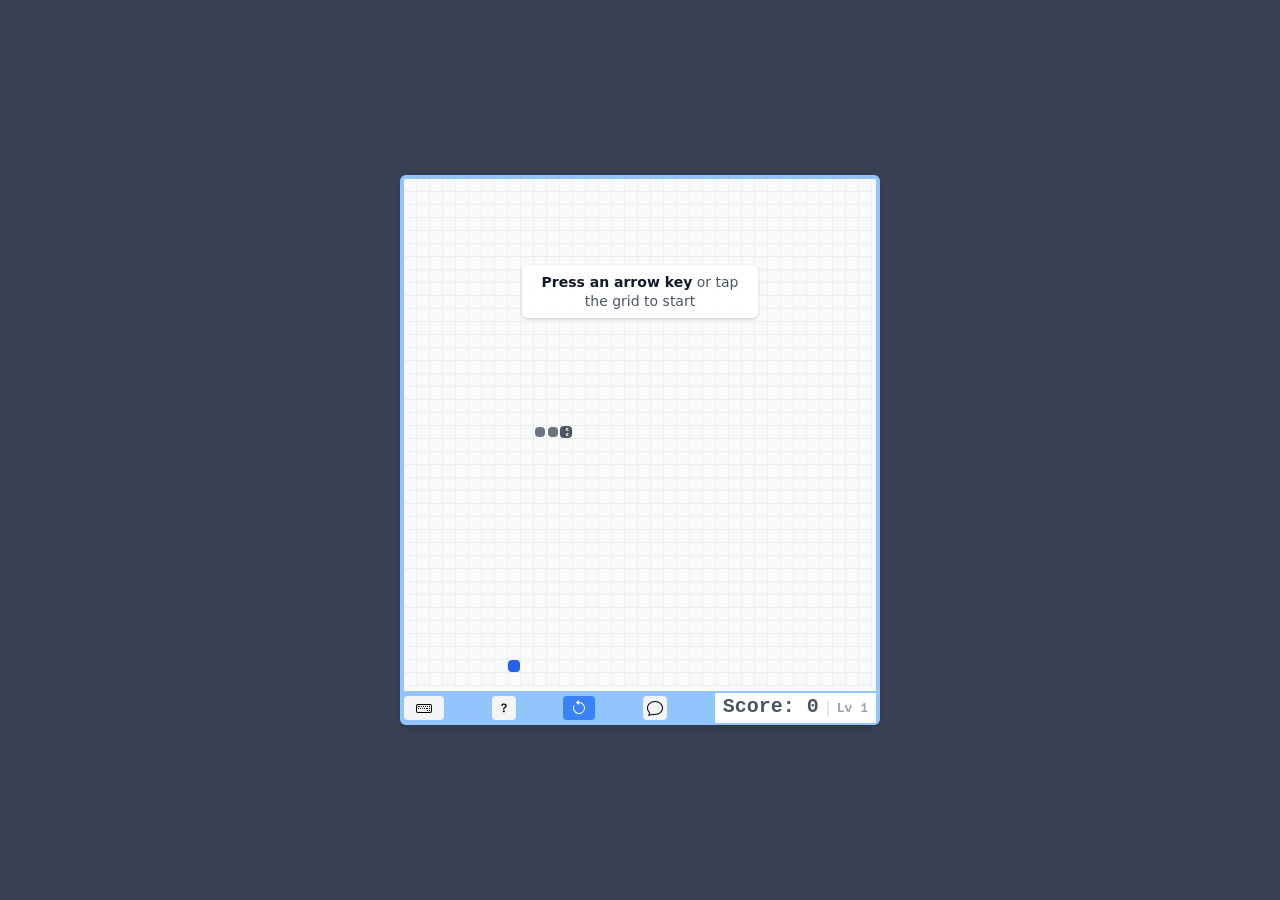
<file: index.html>
<!DOCTYPE html>
<html lang="en">
<head>
    <meta charset="UTF-8">
    <meta name="viewport" content="width=device-width, initial-scale=1.0, viewport-fit=cover">
    <meta name="theme-color" content="#93c5fd">
    <meta name="description" content="A classic Snake game. Eat, grow, and beat your best run. Works offline.">
    <link rel="manifest" href="manifest.webmanifest">
    <link rel="apple-touch-icon" href="icons/apple-touch-icon.png">
    <meta name="apple-mobile-web-app-capable" content="yes">
    <meta name="mobile-web-app-capable" content="yes">
    <meta name="apple-mobile-web-app-title" content="Snake">
    <meta name="apple-mobile-web-app-status-bar-style" content="default">
    <title>Snake Game</title>
    <link rel="shortcut icon" href="favicon.ico" type="image/x-icon">
    <link rel="stylesheet" href="App.css">
</head>
<body>
    <div class="layout">
        <div class="column">
            <div id="game-frame" class="frame">
                <div id="snake-grid" class="grid-area">
                    <canvas id="canvas" aria-label="Snake game board" role="img"></canvas>
                    <div id="hint" class="hint" role="status" aria-live="polite"></div>
                    <div id="flash" class="flash" aria-hidden="true" hidden></div>
                </div>
                <div class="bar">
                    <button id="toggle-controls" class="btn-sm btn-light w40" type="button" aria-label="Toggle on-screen controls" aria-pressed="false" title="On-screen controls">
                        <svg viewBox="0 0 16 16" aria-hidden="true"><path fill-rule="evenodd" d="M14 5H2a1 1 0 0 0-1 1v5a1 1 0 0 0 1 1h12a1 1 0 0 0 1-1V6a1 1 0 0 0-1-1M2 4a2 2 0 0 0-2 2v5a2 2 0 0 0 2 2h12a2 2 0 0 0 2-2V6a2 2 0 0 0-2-2z"/><path d="M13 10.25a.25.25 0 0 1 .25-.25h.5a.25.25 0 0 1 .25.25v.5a.25.25 0 0 1-.25.25h-.5a.25.25 0 0 1-.25-.25zm0-2a.25.25 0 0 1 .25-.25h.5a.25.25 0 0 1 .25.25v.5a.25.25 0 0 1-.25.25h-.5a.25.25 0 0 1-.25-.25zm-5 0A.25.25 0 0 1 8.25 8h.5a.25.25 0 0 1 .25.25v.5a.25.25 0 0 1-.25.25h-.5A.25.25 0 0 1 8 8.75zm2 0a.25.25 0 0 1 .25-.25h1.5a.25.25 0 0 1 .25.25v.5a.25.25 0 0 1-.25.25h-1.5A.25.25 0 0 1 10 8.75zm1 2a.25.25 0 0 1 .25-.25h.5a.25.25 0 0 1 .25.25v.5a.25.25 0 0 1-.25.25h-.5a.25.25 0 0 1-.25-.25zm-5-2A.25.25 0 0 1 6.25 8h.5a.25.25 0 0 1 .25.25v.5a.25.25 0 0 1-.25.25h-.5A.25.25 0 0 1 6 8.75zm-2 0A.25.25 0 0 1 4.25 8h.5a.25.25 0 0 1 .25.25v.5a.25.25 0 0 1-.25.25h-.5A.25.25 0 0 1 4 8.75zm-2 0A.25.25 0 0 1 2.25 8h.5a.25.25 0 0 1 .25.25v.5a.25.25 0 0 1-.25.25h-.5A.25.25 0 0 1 2 8.75zm11-2a.25.25 0 0 1 .25-.25h.5a.25.25 0 0 1 .25.25v.5a.25.25 0 0 1-.25.25h-.5a.25.25 0 0 1-.25-.25zm-2 0a.25.25 0 0 1 .25-.25h.5a.25.25 0 0 1 .25.25v.5a.25.25 0 0 1-.25.25h-.5a.25.25 0 0 1-.25-.25zm-2 0A.25.25 0 0 1 9.25 6h.5a.25.25 0 0 1 .25.25v.5a.25.25 0 0 1-.25.25h-.5A.25.25 0 0 1 9 6.75zm-2 0A.25.25 0 0 1 7.25 6h.5a.25.25 0 0 1 .25.25v.5a.25.25 0 0 1-.25.25h-.5A.25.25 0 0 1 7 6.75zm-2 0A.25.25 0 0 1 5.25 6h.5a.25.25 0 0 1 .25.25v.5a.25.25 0 0 1-.25.25h-.5A.25.25 0 0 1 5 6.75zm-3 0A.25.25 0 0 1 2.25 6h1.5a.25.25 0 0 1 .25.25v.5a.25.25 0 0 1-.25.25h-1.5A.25.25 0 0 1 2 6.75z"/></svg>
                    </button>
                    <button id="aboutModalBtn" class="btn-sm btn-light w24" type="button" aria-label="How to play" title="How to play">
                        <svg viewBox="0 0 16 16" aria-hidden="true"><path d="M5.255 5.786a.237.237 0 0 0 .241.247h.825c.138 0 .248-.113.266-.25.09-.656.54-1.134 1.342-1.134.686 0 1.314.343 1.314 1.168 0 .635-.374.927-.965 1.371-.673.489-1.206 1.06-1.168 1.987l.003.217a.25.25 0 0 0 .25.246h.811a.25.25 0 0 0 .25-.25v-.105c0-.718.273-.927 1.01-1.486.609-.463 1.244-.977 1.244-2.056 0-1.511-1.276-2.241-2.673-2.241-1.267 0-2.655.59-2.75 2.286m1.557 5.763c0 .533.425.927 1.01.927.609 0 1.028-.394 1.028-.927 0-.552-.42-.94-1.029-.94-.584 0-1.009.388-1.009.94"/></svg>
                    </button>
                    <button id="reset-game" class="btn-sm btn-blue w32" type="button" aria-label="Reset game" title="Reset (R)">
                        <svg viewBox="0 0 16 16" aria-hidden="true"><path fill-rule="evenodd" d="M8 3a5 5 0 1 1-4.546 2.914.5.5 0 0 0-.908-.417A6 6 0 1 0 8 2z"/><path d="M8 4.466V.534a.25.25 0 0 0-.41-.192L5.23 2.308a.25.25 0 0 0 0 .384l2.36 1.966A.25.25 0 0 0 8 4.466"/></svg>
                    </button>
                    <button id="toggle-interactions" class="btn-sm btn-light w24" type="button" aria-label="Leaderboard and stats" aria-pressed="false" title="Leaderboard and stats">
                        <svg viewBox="0 0 16 16" aria-hidden="true"><path d="M2.678 11.894a1 1 0 0 1 .287.801 11 11 0 0 1-.398 2c1.395-.323 2.247-.697 2.634-.893a1 1 0 0 1 .71-.074A8 8 0 0 0 8 14c3.996 0 7-2.807 7-6s-3.004-6-7-6-7 2.808-7 6c0 1.468.617 2.83 1.678 3.894m-.493 3.905a22 22 0 0 1-.713.129c-.2.032-.352-.176-.273-.362a10 10 0 0 0 .244-.637l.003-.01c.248-.72.45-1.548.524-2.319C.743 11.37 0 9.76 0 8c0-3.866 3.582-7 8-7s8 3.134 8 7-3.582 7-8 7a9 9 0 0 1-2.347-.306c-.52.263-1.639.742-3.468 1.105"/></svg>
                    </button>
                    <div class="score">Score: <span id="score">0</span><span id="level-chip" class="lv" title="Level">Lv 1</span></div>
                </div>
            </div>

            <div id="controls" class="controls" hidden>
                <div class="pad">
                    <div class="pad-row">
                        <button id="move-up" type="button" aria-label="Up"><svg viewBox="0 0 16 16" aria-hidden="true"><path fill-rule="evenodd" d="M7.646 4.646a.5.5 0 0 1 .708 0l6 6a.5.5 0 0 1-.708.708L8 5.707l-5.646 5.647a.5.5 0 0 1-.708-.708z"/></svg></button>
                    </div>
                    <div class="pad-row">
                        <button id="move-left" type="button" aria-label="Left"><svg viewBox="0 0 16 16" aria-hidden="true"><path fill-rule="evenodd" d="M11.354 1.646a.5.5 0 0 1 0 .708L5.707 8l5.647 5.646a.5.5 0 0 1-.708.708l-6-6a.5.5 0 0 1 0-.708l6-6a.5.5 0 0 1 .708 0"/></svg></button>
                        <button id="move-down" type="button" aria-label="Down"><svg viewBox="0 0 16 16" aria-hidden="true"><path fill-rule="evenodd" d="M1.646 4.646a.5.5 0 0 1 .708 0L8 10.293l5.646-5.647a.5.5 0 0 1 .708.708l-6 6a.5.5 0 0 1-.708 0l-6-6a.5.5 0 0 1 0-.708"/></svg></button>
                        <button id="move-right" type="button" aria-label="Right"><svg viewBox="0 0 16 16" aria-hidden="true"><path fill-rule="evenodd" d="M4.646 1.646a.5.5 0 0 1 .708 0l6 6a.5.5 0 0 1 0 .708l-6 6a.5.5 0 0 1-.708-.708L10.293 8 4.646 2.354a.5.5 0 0 1 0-.708"/></svg></button>
                    </div>
                </div>
            </div>
        </div>

        <aside id="interactions" class="interactions" hidden aria-label="Leaderboard and stats">
            <ul class="tabs" role="tablist">
                <li role="presentation"><button class="tab active" id="leaderboard_tab" role="tab" aria-selected="true" aria-controls="leaderboard" type="button">Leaderboard</button></li>
                <li role="presentation"><button class="tab" id="user_data_tab" role="tab" aria-selected="false" aria-controls="user_data" type="button">My Data</button></li>
            </ul>
            <div class="tab-pane" id="leaderboard" role="tabpanel" aria-labelledby="leaderboard_tab">
                <ol id="runs-list" class="runs"></ol>
                <p class="muted">Saved on this device. An online leaderboard is coming soon. Feel free to contribute on GitHub!</p>
            </div>
            <div class="tab-pane" id="user_data" role="tabpanel" aria-labelledby="user_data_tab" hidden>
                <dl id="stats-list" class="stats"></dl>
                <button type="button" class="link" id="btn-clear">Clear my data</button>
            </div>
        </aside>
    </div>

    <!-- Game over toast -->
    <div id="responseToast" class="toast" role="alert" aria-live="assertive" aria-atomic="true" hidden>
        <div id="toast-message"></div>
        <button type="button" class="toast-close" id="toast-close" aria-label="Close">&times;</button>
    </div>

    <!-- How to play -->
    <dialog id="aboutModal" class="modal" aria-labelledby="aboutModalLabel">
        <div class="modal-header">
            <h1 id="aboutModalLabel">How To Play</h1>
            <button type="button" class="modal-close" data-close aria-label="Close">&times;</button>
        </div>
        <div class="modal-body">
            <h2>Controls</h2>
            <div class="two-col">
                <div>
                    <h3>Keyboard</h3>
                    <ul>
                        <li>↑ Move Up</li>
                        <li>↓ Move Down</li>
                        <li>← Move Left</li>
                        <li>→ Move Right</li>
                        <li>WASD works too</li>
                        <li>Space or P to pause</li>
                    </ul>
                </div>
                <div>
                    <h3>Touch/Click</h3>
                    <ul>
                        <li>Tap/click the grid to direct the snake</li>
                        <li>Swipe anywhere on the grid</li>
                        <li>Use on-screen controls (toggle with <svg class="inline-i" viewBox="0 0 16 16" aria-label="keyboard"><path fill-rule="evenodd" d="M14 5H2a1 1 0 0 0-1 1v5a1 1 0 0 0 1 1h12a1 1 0 0 0 1-1V6a1 1 0 0 0-1-1M2 4a2 2 0 0 0-2 2v5a2 2 0 0 0 2 2h12a2 2 0 0 0 2-2V6a2 2 0 0 0-2-2z"/></svg>)</li>
                    </ul>
                </div>
            </div>

            <h2>Game Rules</h2>
            <ul>
                <li>Guide the snake to eat the blue squares</li>
                <li>Each food eaten adds 10 points</li>
                <li>A yellow square appears after every 4th food. It's worth 30 but disappears quickly</li>
                <li>Snake grows longer with each food eaten, and speeds up every 5 foods</li>
                <li>Game ends if snake hits a wall (in Walls mode) or itself</li>
            </ul>

            <h2>Game Mode</h2>
            <div class="seg" role="radiogroup" aria-label="Game mode">
                <button type="button" role="radio" data-set-mode="walls" aria-checked="true">Walls</button>
                <button type="button" role="radio" data-set-mode="wrap" aria-checked="false">Wrap</button>
            </div>
            <p class="muted" id="mode-copy"></p>
            <label class="check"><input type="checkbox" id="fx-toggle"> Visual effects</label>
            <label class="check"><input type="checkbox" id="sound-toggle"> Sound &amp; vibration</label>

            <div data-install-section hidden>
                <h2>Install</h2>
                <p class="muted" style="margin-top:0">Add the game to your home screen or desktop. It works offline.</p>
                <button type="button" class="btn-secondary install" data-install hidden>Install app</button>
                <p class="muted" data-install-tip hidden>On iPhone or iPad: tap the Share button, then <b>Add to Home Screen</b>.</p>
            </div>

            <h2>Buttons</h2>
            <ul class="plain">
                <li><svg class="inline-i" viewBox="0 0 16 16" aria-hidden="true"><path fill-rule="evenodd" d="M14 5H2a1 1 0 0 0-1 1v5a1 1 0 0 0 1 1h12a1 1 0 0 0 1-1V6a1 1 0 0 0-1-1M2 4a2 2 0 0 0-2 2v5a2 2 0 0 0 2 2h12a2 2 0 0 0 2-2V6a2 2 0 0 0-2-2z"/></svg> - Toggle on-screen controls</li>
                <li><svg class="inline-i" viewBox="0 0 16 16" aria-hidden="true"><path fill-rule="evenodd" d="M8 3a5 5 0 1 1-4.546 2.914.5.5 0 0 0-.908-.417A6 6 0 1 0 8 2z"/><path d="M8 4.466V.534a.25.25 0 0 0-.41-.192L5.23 2.308a.25.25 0 0 0 0 .384l2.36 1.966A.25.25 0 0 0 8 4.466"/></svg> - Reset game</li>
                <li><svg class="inline-i" viewBox="0 0 16 16" aria-hidden="true"><path d="M2.678 11.894a1 1 0 0 1 .287.801 11 11 0 0 1-.398 2c1.395-.323 2.247-.697 2.634-.893a1 1 0 0 1 .71-.074A8 8 0 0 0 8 14c3.996 0 7-2.807 7-6s-3.004-6-7-6-7 2.808-7 6c0 1.468.617 2.83 1.678 3.894"/></svg> - Show leaderboard and your stats</li>
                <li><b>?</b> - Show this help</li>
            </ul>
        </div>
        <div class="modal-footer">
            <a class="switch-link" href="nyoka/index.html">Try the Nyoka look</a>
            <button type="button" class="btn-secondary" data-close>Got It!</button>
        </div>
    </dialog>

    <script src="pwa.js"></script>
    <script src="engine.js"></script>
    <script src="swipe.js"></script>
    <script src="App.js"></script>
</body>
</html>
</file>
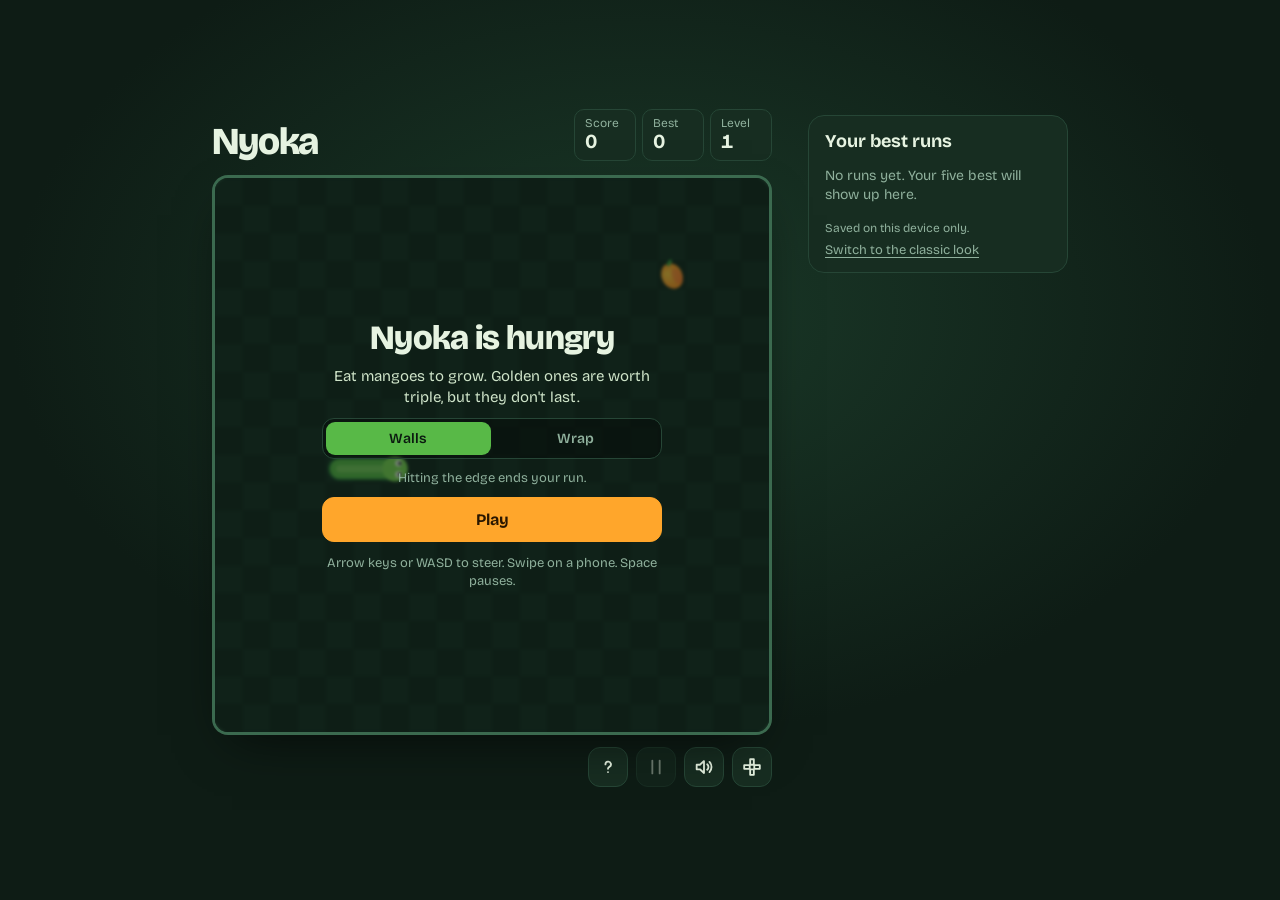
<file: nyoka/index.html>
<!DOCTYPE html>
<html lang="en">
<head>
    <meta charset="UTF-8">
    <meta name="viewport" content="width=device-width, initial-scale=1.0, viewport-fit=cover">
    <meta name="theme-color" content="#0e1c15">
    <meta name="description" content="Nyoka is a smooth, mobile-friendly snake game. Eat mangoes, chase golden bonuses, and beat your best run.">
    <title>Nyoka — Snake</title>
    <link rel="manifest" href="manifest.webmanifest">
    <link rel="apple-touch-icon" href="icons/apple-touch-icon.png">
    <meta name="apple-mobile-web-app-capable" content="yes">
    <meta name="mobile-web-app-capable" content="yes">
    <meta name="apple-mobile-web-app-title" content="Nyoka">
    <meta name="apple-mobile-web-app-status-bar-style" content="black-translucent">
    <link rel="icon" href="favicon.svg" type="image/svg+xml">
    <link rel="shortcut icon" href="../favicon.ico" type="image/x-icon">
    <link rel="preconnect" href="https://fonts.googleapis.com">
    <link rel="preconnect" href="https://fonts.gstatic.com" crossorigin>
    <link href="https://fonts.googleapis.com/css2?family=Bricolage+Grotesque:opsz,wght@12..96,400..800&display=swap" rel="stylesheet">
    <link rel="stylesheet" href="nyoka.css">
</head>
<body>
    <main class="shell">
        <header class="top">
            <h1 class="brand">Nyoka</h1>
            <dl class="stats" aria-label="Scoreboard">
                <div class="stat"><dt>Score</dt><dd id="score">0</dd></div>
                <div class="stat"><dt>Best</dt><dd id="best">0</dd></div>
                <div class="stat"><dt>Level</dt><dd id="level">1</dd></div>
            </dl>
        </header>

        <section class="stage" aria-label="Game">
            <div class="board" id="board" data-mode="walls">
                <canvas id="canvas" aria-label="Snake game board" role="img"></canvas>
                <div class="overlay" id="overlay" role="dialog" aria-live="polite"></div>
            </div>

            <div class="toolbar">
                <button class="icon-btn only-narrow" id="btn-runs" type="button" aria-label="Best runs" title="Best runs">
                    <svg viewBox="0 0 24 24" aria-hidden="true"><path d="M8 4h8v5a4 4 0 0 1-8 0zM8 6H5a3 3 0 0 0 3 4M16 6h3a3 3 0 0 1-3 4M12 13v4M9 20h6M10 17h4"/></svg>
                </button>
                <button class="icon-btn" id="btn-help" type="button" aria-label="How to play" title="How to play">
                    <svg viewBox="0 0 24 24" aria-hidden="true"><path d="M9.2 9.2a3 3 0 1 1 4.3 2.7c-.9.5-1.5 1.1-1.5 2.1M12 17.5v.01"/></svg>
                </button>
                <button class="icon-btn" id="btn-pause" type="button" aria-label="Pause" title="Pause (Space)">
                    <svg viewBox="0 0 24 24" aria-hidden="true" class="i-pause"><path d="M8 5v14M16 5v14"/></svg>
                    <svg viewBox="0 0 24 24" aria-hidden="true" class="i-play"><path d="M8 5.5v13l11-6.5z"/></svg>
                </button>
                <button class="icon-btn" id="btn-sound" type="button" aria-pressed="true" aria-label="Sound on" title="Sound (M)">
                    <svg viewBox="0 0 24 24" aria-hidden="true" class="i-sound-on"><path d="M4 9.5v5h3.5L12 18.5v-13L7.5 9.5zM15.5 9a4 4 0 0 1 0 6M18 6.5a8 8 0 0 1 0 11"/></svg>
                    <svg viewBox="0 0 24 24" aria-hidden="true" class="i-sound-off"><path d="M4 9.5v5h3.5L12 18.5v-13L7.5 9.5zM16 9.5l5 5M21 9.5l-5 5"/></svg>
                </button>
                <button class="icon-btn" id="btn-dpad" type="button" aria-pressed="false" aria-label="On-screen controls" title="On-screen controls">
                    <svg viewBox="0 0 24 24" aria-hidden="true"><path d="M10 3.5h4v6h-4zM10 14.5h4v6h-4zM3.5 10v4h6v-4zM14.5 10v4h6v-4z"/></svg>
                </button>
            </div>

            <div class="dpad" id="dpad" hidden>
                <button type="button" data-dir="up" aria-label="Up"><svg viewBox="0 0 24 24" aria-hidden="true"><path d="M6 15l6-6 6 6"/></svg></button>
                <button type="button" data-dir="left" aria-label="Left"><svg viewBox="0 0 24 24" aria-hidden="true"><path d="M15 6l-6 6 6 6"/></svg></button>
                <button type="button" data-dir="down" aria-label="Down"><svg viewBox="0 0 24 24" aria-hidden="true"><path d="M6 9l6 6 6-6"/></svg></button>
                <button type="button" data-dir="right" aria-label="Right"><svg viewBox="0 0 24 24" aria-hidden="true"><path d="M9 6l6 6-6 6"/></svg></button>
            </div>
        </section>

        <aside class="runs" id="runs-sheet" aria-labelledby="runs-title">
            <div class="runs-card">
                <div class="runs-head">
                    <h2 id="runs-title">Your best runs</h2>
                    <div class="runs-actions">
                        <button type="button" class="link-btn" id="btn-clear" hidden>Clear</button>
                        <button type="button" class="runs-close" id="btn-runs-close" aria-label="Close">&times;</button>
                    </div>
                </div>
                <ol id="runs-list"></ol>
                <p class="note">Saved on this device only.</p>
                <a class="switch-link" href="../index.html">Switch to the classic look</a>
            </div>
        </aside>
    </main>

    <dialog id="helpModal" class="help" aria-labelledby="helpTitle">
        <div class="help-head">
            <h2 id="helpTitle">How to play</h2>
            <button type="button" class="help-close" data-close aria-label="Close">&times;</button>
        </div>
        <div class="help-body">
            <h3>Controls</h3>
            <div class="two-col">
                <div>
                    <h4>Keyboard</h4>
                    <ul>
                        <li>Arrow keys or WASD to steer</li>
                        <li>Space or P to pause</li>
                        <li>R to restart</li>
                        <li>M to mute</li>
                    </ul>
                </div>
                <div>
                    <h4>Touch</h4>
                    <ul>
                        <li>Swipe on the board</li>
                        <li>Or use the on-screen controls (cross button)</li>
                    </ul>
                </div>
            </div>
            <div data-install-section hidden>
                <h3>Install</h3>
                <p class="install-copy">Add Nyoka to your home screen or desktop. It works offline.</p>
                <button type="button" class="btn install" data-install hidden>Install app</button>
                <p class="install-copy" data-install-tip hidden>On iPhone or iPad: tap the Share button, then <b>Add to Home Screen</b>.</p>
            </div>
            <h3>Rules</h3>
            <ul>
                <li>Eat mangoes: 10 points each, and you grow.</li>
                <li>A golden mango appears after every 4th fruit. It's worth 30 but fades fast.</li>
                <li>Every 5 fruit raises the level and the snake speeds up.</li>
                <li>Walls mode: the edge ends your run. Wrap mode: the edges loop around.</li>
                <li>Hitting yourself always ends the run.</li>
            </ul>
        </div>
        <div class="help-foot">
            <a class="switch-link" href="../index.html">Switch to the classic look</a>
            <button type="button" class="btn primary" data-close>Got it</button>
        </div>
    </dialog>

    <script src="../pwa.js"></script>
    <script src="../engine.js"></script>
    <script src="../swipe.js"></script>
    <script src="nyoka.js"></script>
</body>
</html>
</file>
<file: App.css>
/* Snake Game — styles.
   Palette follows the original: gray-700 page, blue-300 frame, gray-50 grid,
   gray snake, blue food. No frameworks. */
:root {
    --gray-50: #f9fafb;
    --gray-100: #f3f4f6;
    --gray-200: #e5e7eb;
    --gray-300: #d1d5db;
    --gray-400: #9ca3af;
    --gray-500: #6b7280;
    --gray-600: #4b5563;
    --gray-700: #374151;
    --gray-900: #111827;
    --blue-300: #93c5fd;
    --blue-500: #3b82f6;
    --blue-600: #2563eb;
    --primary: #0d6efd;
    --frame-w: 480px;
    --frame-h: 550px;
}

* { box-sizing: border-box; }

html, body { height: 100%; }

body {
    margin: 0;
    position: fixed;
    inset: 0;
    width: 100vw;
    overflow: hidden;
    background: var(--gray-700);
    font-family: ui-sans-serif, system-ui, -apple-system, "Segoe UI", Roboto, "Helvetica Neue", Arial, sans-serif;
    color: var(--gray-900);
    -webkit-tap-highlight-color: transparent;
}

button { font: inherit; }
svg { fill: currentColor; }

/* ---------- layout ---------- */
.layout {
    display: flex;
    flex-direction: row;
    gap: 8px;
    max-width: 80rem;
    height: 100%;
    width: 100%;
    margin: 0 auto;
}
.column {
    max-width: 80rem;
    margin: 0 auto;
    display: flex;
    flex-direction: column;
    align-items: center;
    justify-content: center;
}

@media (min-width: 320px) { :root { --frame-w: 300px; } }
@media (min-width: 360px) { :root { --frame-w: 360px; } }
@media (min-width: 640px) { :root { --frame-w: 480px; } }
:root { --frame-h: min(500px, calc(100dvh - 24px)); }
@media (min-width: 640px) { :root { --frame-h: min(550px, calc(100dvh - 24px)); } }

/* ---------- frame ---------- */
.frame {
    position: relative;
    width: var(--frame-w);
    height: var(--frame-h);
    margin: 0 auto;
    display: flex;
    flex-direction: column;
    padding: 4px 4px 0;
    overflow: hidden;
    cursor: pointer;
    background: var(--blue-300);
    border-radius: 6px;
    box-shadow: 0 4px 6px -1px rgb(0 0 0 / .1), 0 2px 4px -2px rgb(0 0 0 / .1);
}
.column:has(.controls:not([hidden])) .frame { border-bottom-left-radius: 0; border-bottom-right-radius: 0; }

.grid-area {
    position: relative;
    flex: 1 1 auto;
    min-height: 0;
    background: var(--gray-50);
    overflow: hidden;
    touch-action: none;
    user-select: none;
    -webkit-user-select: none;
}
#canvas { position: absolute; inset: 0; width: 100%; height: 100%; display: block; }

.hint {
    position: absolute;
    left: 50%;
    top: 22%;
    transform: translate(-50%, -50%);
    max-width: 88%;
    padding: 8px 14px;
    border-radius: 6px;
    background: rgb(255 255 255 / .94);
    box-shadow: 0 1px 3px rgb(0 0 0 / .2);
    color: var(--gray-600);
    font-size: 14px;
    line-height: 1.35;
    text-align: center;
    pointer-events: none;
}
.hint[hidden] { display: none; }
.hint strong { color: var(--gray-900); }

/* ---------- bottom bar ---------- */
.bar {
    flex: 0 0 auto;
    height: 34px;
    display: flex;
    align-items: center;
    justify-content: space-between;
    gap: 4px;
    background: var(--blue-300);
}
.btn-sm {
    height: 24px;
    display: inline-flex;
    align-items: center;
    justify-content: center;
    padding: 0;
    border: 0;
    border-radius: 4px;
    cursor: pointer;
}
.btn-sm svg { width: 16px; height: 16px; }
.btn-light { background: var(--gray-100); color: #000; }
.btn-light:hover { background: var(--gray-200); }
.btn-light[aria-pressed="true"] { background: var(--gray-300); }
.btn-blue { background: var(--blue-500); color: #fff; }
.btn-blue:hover { background: var(--blue-600); }
.w24 { width: 24px; }
.w32 { width: 32px; }
.w40 { width: 40px; }

.score {
    font-family: ui-monospace, SFMono-Regular, Menlo, Consolas, "Liberation Mono", monospace;
    font-size: 20px;
    line-height: 28px;
    font-weight: 700;
    color: var(--gray-600);
    background: #fff;
    padding: 0 8px;
    font-variant-numeric: tabular-nums;
}

#score { display: inline-block; transform-origin: left center; }
#score.pop { animation: score-pop .2s ease-out; }
@keyframes score-pop { 0% { transform: scale(1.35); color: var(--blue-600); } 100% { transform: scale(1); } }
.lv {
    margin-left: 8px;
    padding-left: 8px;
    border-left: 2px solid var(--gray-200);
    font-size: 13px;
    font-weight: 600;
    color: var(--gray-400);
}
@media (max-width: 359px) { .lv { display: none; } }

.frame.shake { animation: shake .38s cubic-bezier(.36,.07,.19,.97); }
@keyframes shake {
    10%, 90% { transform: translateX(-1px); }
    20%, 80% { transform: translateX(2px); }
    30%, 50%, 70% { transform: translateX(-4px); }
    40%, 60% { transform: translateX(4px); }
}

.flash {
    position: absolute;
    left: 50%;
    top: 12%;
    transform: translateX(-50%);
    padding: 4px 12px;
    border-radius: 999px;
    background: var(--blue-600);
    color: #fff;
    font-size: 13px;
    font-weight: 700;
    white-space: nowrap;
    pointer-events: none;
    box-shadow: 0 1px 3px rgb(0 0 0 / .25);
}
.flash[hidden] { display: none; }
.flash.show { animation: flash-in 1.3s ease-out forwards; }
@keyframes flash-in {
    0% { opacity: 0; transform: translate(-50%, 6px); }
    12% { opacity: 1; transform: translate(-50%, 0); }
    75% { opacity: 1; }
    100% { opacity: 0; transform: translate(-50%, -4px); }
}

/* ---------- on-screen controls ---------- */
.controls {
    width: var(--frame-w);
    display: flex;
}
.controls[hidden] { display: none; }
.pad {
    margin-left: auto;
    width: 13rem;
    height: 5rem;
    padding: 6px;
    display: flex;
    flex-direction: column;
    justify-content: space-between;
    align-items: center;
    gap: 4px;
    background: #fff;
    border: 1px solid var(--gray-200);
    border-radius: 0 0 6px 6px;
}
.pad-row { display: flex; gap: 8px; justify-content: space-between; }
.pad button {
    width: 32px;
    height: 32px;
    display: flex;
    align-items: center;
    justify-content: center;
    background: #fff;
    color: var(--gray-900);
    border: 1px solid var(--gray-200);
    border-radius: 4px;
    cursor: pointer;
    touch-action: manipulation;
}
.pad button:hover { background: var(--gray-100); color: #1d4ed8; }
.pad button:active { background: var(--gray-200); }
.pad svg { width: 16px; height: 16px; }

/* ---------- side panel ---------- */
.interactions {
    flex: 0 0 auto;
    align-self: stretch;
    width: 24rem;
    max-width: 40vw;
    margin: 0 0 0 auto;
    padding-bottom: 14px;
    background: var(--gray-50);
    border-radius: 6px;
    overflow: auto;
}
.interactions[hidden] { display: none; }
.tabs { display: flex; list-style: none; margin: 0 0 -1px; padding: 0; background: var(--gray-50); }
.tabs li { width: 49%; display: flex; align-items: flex-end; justify-content: center; }
.tab {
    width: 100%;
    height: 56px;
    padding: 16px;
    font-weight: 700;
    font-size: 16px;
    color: var(--gray-500);
    background: none;
    border: 0;
    border-bottom: 2px solid transparent;
    cursor: pointer;
}
.tab:hover { color: var(--gray-600); border-bottom-color: var(--gray-300); }
.tab.active { color: #2563eb; border-bottom-color: #2563eb; }
.tab-pane { padding: 20px 24px; }
.tab-pane[hidden] { display: none; }

.runs { list-style: none; margin: 0 0 12px; padding: 0; }
.runs li { display: grid; grid-template-columns: 24px auto 1fr; align-items: baseline; gap: 10px; padding: 9px 0; border-top: 1px solid var(--gray-200); }
.runs li:first-child { border-top: 0; }
.runs li.empty { display: block; font-size: 22px; font-weight: 700; color: var(--gray-400); line-height: 1.25; }
.rank { color: var(--gray-400); font-variant-numeric: tabular-nums; }
.run-score { font-family: ui-monospace, SFMono-Regular, Menlo, Consolas, monospace; font-size: 20px; font-weight: 700; color: var(--gray-600); }
.runs li:first-child .run-score { color: #2563eb; }
.run-meta { font-size: 13px; color: var(--gray-500); text-align: right; }
.muted { margin: 0; font-size: 13px; line-height: 1.4; color: var(--gray-500); }

.stats { margin: 0 0 12px; }
.stats div { display: flex; justify-content: space-between; align-items: baseline; padding: 9px 0; border-top: 1px solid var(--gray-200); }
.stats div:first-child { border-top: 0; }
.stats dt { color: var(--gray-500); font-size: 14px; }
.stats dd { margin: 0; font-family: ui-monospace, SFMono-Regular, Menlo, Consolas, monospace; font-size: 18px; font-weight: 700; color: var(--gray-600); }
.link { background: none; border: 0; padding: 0; color: var(--gray-500); font-size: 13px; text-decoration: underline; text-underline-offset: 3px; cursor: pointer; }
.link:hover { color: var(--gray-900); }

@media (max-width: 899px) {
    .interactions {
        position: fixed;
        top: 8px; right: 8px; bottom: 8px;
        width: min(24rem, calc(100vw - 16px));
        max-width: none;
        z-index: 20;
        box-shadow: 0 10px 30px rgb(0 0 0 / .45);
    }
}

/* ---------- toast (game over) ---------- */
.toast {
    position: fixed;
    right: 4px;
    bottom: 4px;
    z-index: 40;
    display: flex;
    align-items: center;
    gap: 12px;
    max-width: calc(100vw - 8px);
    padding: 12px 8px 12px 14px;
    background: var(--primary);
    color: #fff;
    border-radius: 6px;
    box-shadow: 0 .5rem 1rem rgb(0 0 0 / .25);
    animation: toast-in .2s ease-out;
}
.toast[hidden] { display: none; }
.toast-close { background: none; border: 0; color: rgb(255 255 255 / .85); font-size: 22px; line-height: 1; padding: 0 6px; cursor: pointer; }
.toast-close:hover { color: #fff; }
@keyframes toast-in { from { opacity: 0; transform: translateY(8px); } to { opacity: 1; transform: none; } }

/* ---------- how to play modal ---------- */
.modal {
    width: min(500px, calc(100vw - 24px));
    max-height: calc(100dvh - 24px);
    padding: 0;
    border: 1px solid rgb(0 0 0 / .175);
    border-radius: 8px;
    color: #212529;
    background: #fff;
    overflow: hidden;
}
.modal[open] { display: flex; flex-direction: column; }
.modal::backdrop { background: rgb(0 0 0 / .5); }
.modal-header { display: flex; align-items: center; justify-content: space-between; padding: 16px; border-bottom: 1px solid #dee2e6; }
.modal-header h1 { margin: 0; font-size: 20px; font-weight: 500; line-height: 1.2; }
.modal-close { background: none; border: 0; font-size: 28px; line-height: 1; color: var(--gray-500); cursor: pointer; padding: 0 4px; }
.modal-close:hover { color: #000; }
.modal-body { padding: 16px; overflow: auto; font-size: 16px; line-height: 1.5; }
.modal-body h2 { margin: 18px 0 8px; font-size: 18px; font-weight: 700; }
.modal-body h2:first-child { margin-top: 0; }
.modal-body h3 { margin: 0 0 4px; font-size: 16px; font-weight: 600; }
.modal-body ul { margin: 0; padding-left: 16px; list-style: disc; }
.modal-body ul.plain { list-style: none; padding: 0; display: grid; gap: 8px; }
.two-col { display: grid; grid-template-columns: 1fr 1fr; gap: 8px; }
.inline-i { width: 1em; height: 1em; vertical-align: -0.125em; }
.modal-footer { display: flex; align-items: center; justify-content: space-between; padding: 12px 16px; border-top: 1px solid #dee2e6; }
.switch-link { font-size: 14px; color: var(--gray-500); text-underline-offset: 3px; }
.switch-link:hover { color: var(--gray-900); }
.btn-secondary { padding: 6px 12px; color: #fff; background: #6c757d; border: 1px solid #6c757d; border-radius: 6px; cursor: pointer; }
.btn-secondary:hover { background: #5c636a; }
.modal .muted { margin-top: 6px; }

.seg { display: grid; grid-template-columns: 1fr 1fr; gap: 0; border: 1px solid var(--gray-300); border-radius: 6px; overflow: hidden; }
.seg button { padding: 6px 0; border: 0; background: #fff; color: var(--gray-600); cursor: pointer; font-weight: 600; }
.seg button + button { border-left: 1px solid var(--gray-300); }
.seg button[aria-checked="true"] { background: var(--blue-500); color: #fff; }
.check { display: flex; align-items: center; gap: 8px; margin-top: 10px; cursor: pointer; }

.install[hidden], [data-install-tip][hidden], [data-install-section][hidden] { display: none; }
.modal-body .install { margin: 6px 0 4px; }

/* ---------- focus + motion ---------- */
:focus-visible { outline: 3px solid #1d4ed8; outline-offset: 2px; }
.bar :focus-visible, .frame :focus-visible { outline-color: #1e3a8a; }

@media (prefers-reduced-motion: reduce) {
    .toast, .frame.shake, #score.pop { animation: none; }
    .flash.show { animation: none; opacity: 1; }
}
</file>
<file: nyoka/nyoka.css>
/* Nyoka look — forest night, leaf green, mango. */
:root {
    --night: #0e1c15;
    --night-2: #13261c;
    --panel: #172d21;
    --line: #264636;
    --text: #e6f3e1;
    --muted: #8fb09c;
    --leaf: #58b947;
    --mango: #ffa62b;
    --mango-ink: #2a1700;
    color-scheme: dark;
}

* { box-sizing: border-box; }
html, body { height: 100%; }

/* The game screen is a fixed surface: it never scrolls, so swipes only steer. */
html { overflow: hidden; overscroll-behavior: none; }
body { position: fixed; inset: 0; width: 100%; overflow: hidden; overscroll-behavior: none; }

body {
    margin: 0;
    font-family: "Bricolage Grotesque", system-ui, -apple-system, "Segoe UI", sans-serif;
    font-variation-settings: "opsz" 14;
    color: var(--text);
    background: radial-gradient(900px 600px at 50% 35%, #1b3a29 0%, transparent 70%), var(--night);
    -webkit-tap-highlight-color: transparent;
    overscroll-behavior: none;
}

/* ---------- layout ---------- */
.shell {
    --extra: 0px;
    --board: min(calc(100vw - 32px), 560px, calc(100dvh - 250px - var(--extra)));
    height: 100%;
    overflow: hidden;
    display: grid;
    grid-template-columns: minmax(0, 1fr);
    grid-template-areas: "top" "stage" "runs";
    justify-items: center;
    align-content: center;
    gap: 14px;
    padding: max(14px, env(safe-area-inset-top)) 16px max(18px, env(safe-area-inset-bottom));
}
.has-dpad .shell { --extra: 130px; }
.top, .stage { touch-action: none; }
.top { grid-area: top; width: var(--board); min-width: 280px; display: flex; align-items: flex-end; justify-content: space-between; gap: 12px; }
.stage { grid-area: stage; width: var(--board); min-width: 280px; display: flex; flex-direction: column; gap: 12px; }
.runs { grid-area: runs; width: var(--board); min-width: 280px; }

@media (min-width: 900px) {
    .shell {
        --board: min(560px, calc(100dvh - 190px - var(--extra)));
        grid-template-columns: auto 260px;
        grid-template-areas: "top runs" "stage runs";
        justify-content: center;
        align-content: center;
        column-gap: 36px;
    }
    .top, .stage { justify-self: end; }
    .runs { width: 100%; min-width: 0; align-self: start; margin-top: 6px; }
    .runs-close { display: none; }
}

/* ---------- header ---------- */
.brand { margin: 0; font-size: clamp(28px, 5vw, 38px); line-height: 1; font-weight: 800; letter-spacing: -0.03em; font-variation-settings: "opsz" 72; }
.stats { margin: 0; display: flex; gap: 6px; }
.stat { min-width: 62px; padding: 6px 10px 7px; border-radius: 10px; background: var(--panel); border: 1px solid var(--line); text-align: left; }
.stat dt { font-size: 12px; color: var(--muted); line-height: 1.2; }
.stat dd { margin: 0; font-size: 20px; font-weight: 700; line-height: 1.15; font-variant-numeric: tabular-nums; }
#score { display: inline-block; transform-origin: left center; }
#score.pop { animation: pop 0.22s ease-out; }
@keyframes pop { 0% { transform: scale(1.35); color: var(--mango); } 100% { transform: scale(1); } }

/* ---------- board ---------- */
.board {
    position: relative;
    width: 100%;
    aspect-ratio: 1;
    border-radius: 16px;
    overflow: hidden;
    background: var(--night-2);
    border: 3px solid var(--line);
    box-shadow: 0 20px 50px -20px rgba(0, 0, 0, 0.7);
    touch-action: none;
    user-select: none;
    -webkit-user-select: none;
}
.board[data-mode="walls"] { border-color: #3b6a4f; }
.board[data-mode="wrap"] { border-style: dashed; border-color: #2d5640; }
#canvas { display: block; width: 100%; height: 100%; }

/* ---------- overlay ---------- */
.overlay {
    position: absolute; inset: 0; display: grid; place-items: center; padding: 16px;
    background: rgba(9, 20, 14, 0.5);
    backdrop-filter: blur(1.5px);
    -webkit-backdrop-filter: blur(1.5px);
}
.overlay[hidden] { display: none; }
.card { width: min(100%, 340px); display: flex; flex-direction: column; align-items: stretch; gap: 10px; text-align: center; animation: rise 0.28s ease-out; }
@keyframes rise { from { opacity: 0; transform: translateY(8px); } to { opacity: 1; transform: none; } }
.card h2 { margin: 0; font-size: clamp(26px, 6vw, 34px); line-height: 1.05; font-weight: 800; letter-spacing: -0.02em; font-variation-settings: "opsz" 72; }
.card p { margin: 0; font-size: 15px; line-height: 1.4; color: #cfe4c9; }
.card .hint { font-size: 13px; color: var(--muted); }
.card .keys { margin-top: 2px; }
.result { display: flex; flex-direction: column; align-items: center; margin: 2px 0 4px; }
.result .big { font-size: 56px; font-weight: 800; line-height: 1; font-variant-numeric: tabular-nums; letter-spacing: -0.03em; font-variation-settings: "opsz" 72; }
.result .sub { font-size: 14px; color: var(--mango); font-weight: 600; }

.seg { display: grid; grid-template-columns: 1fr 1fr; padding: 3px; gap: 3px; border-radius: 12px; background: rgba(0, 0, 0, 0.35); border: 1px solid var(--line); }
.seg button { font: inherit; font-size: 14px; font-weight: 600; padding: 8px 0; border: 0; border-radius: 9px; background: transparent; color: var(--muted); cursor: pointer; }
.seg button[aria-checked="true"] { background: var(--leaf); color: #0b1a10; }
.seg button:not([aria-checked="true"]):hover { color: var(--text); }

.btn { font: inherit; font-weight: 700; font-size: 16px; padding: 12px 18px; border-radius: 12px; border: 1px solid var(--line); background: rgba(255, 255, 255, 0.06); color: var(--text); cursor: pointer; transition: transform 0.08s ease, background 0.15s ease; }
.btn:hover { background: rgba(255, 255, 255, 0.12); }
.btn:active { transform: translateY(1px); }
.btn.primary { background: var(--mango); border-color: var(--mango); color: var(--mango-ink); }
.btn.primary:hover { background: #ffb64d; }

/* ---------- toolbar + d-pad ---------- */
.toolbar { display: flex; gap: 8px; justify-content: flex-end; }
.icon-btn { width: 40px; height: 40px; display: grid; place-items: center; border-radius: 12px; border: 1px solid var(--line); background: var(--panel); color: var(--text); cursor: pointer; }
.icon-btn:hover:not(:disabled) { background: #1f3b2c; }
.icon-btn:disabled { opacity: 0.4; cursor: default; }
.icon-btn svg, .dpad svg { width: 22px; height: 22px; fill: none; stroke: currentColor; stroke-width: 2; stroke-linecap: round; stroke-linejoin: round; }
.icon-btn[aria-pressed="true"]#btn-dpad { background: #24432f; border-color: var(--leaf); }
#btn-pause .i-play { display: none; }
#btn-pause[data-state="paused"] .i-play { display: block; fill: currentColor; }
#btn-pause[data-state="paused"] .i-pause { display: none; }
#btn-sound .i-sound-off { display: none; }
#btn-sound[data-state="off"] .i-sound-on { display: none; }
#btn-sound[data-state="off"] .i-sound-off { display: block; color: var(--muted); }

.dpad { align-self: center; display: grid; grid-template-columns: repeat(3, 62px); grid-template-rows: repeat(2, 56px); grid-template-areas: ". up ." "left down right"; gap: 6px; touch-action: manipulation; }
.dpad[hidden] { display: none; }
.dpad button { display: grid; place-items: center; border-radius: 14px; border: 1px solid var(--line); background: var(--panel); color: var(--text); cursor: pointer; }
.dpad button:active { background: var(--leaf); color: #0b1a10; }
.dpad [data-dir="up"] { grid-area: up; }
.dpad [data-dir="left"] { grid-area: left; }
.dpad [data-dir="down"] { grid-area: down; }
.dpad [data-dir="right"] { grid-area: right; }
.dpad svg { width: 26px; height: 26px; stroke-width: 2.4; }

/* ---------- best runs ---------- */
.runs-card { padding: 14px 16px; border-radius: 16px; background: var(--panel); border: 1px solid var(--line); }
.runs-actions { display: flex; align-items: center; gap: 4px; }
.runs-close { background: none; border: 0; color: var(--muted); font-size: 28px; line-height: 1; cursor: pointer; padding: 0 4px; }
.runs-close:hover { color: var(--text); }
.icon-btn.only-narrow { display: none; }

/* On phones the scores live in a sheet that opens on demand, so nothing
   sits below the board to make the page scroll. */
@media (max-width: 899px) {
    .icon-btn.only-narrow { display: grid; }
    .runs { display: none; position: fixed; inset: 0; z-index: 30; padding: 16px; width: auto; min-width: 0; background: rgba(4, 12, 8, 0.7); place-items: center; touch-action: none; }
    .runs.open { display: grid; }
    .runs-card { width: min(100%, 420px); max-height: 100%; overflow: auto; touch-action: pan-y; overscroll-behavior: contain; }
}
.runs-head { display: flex; align-items: baseline; justify-content: space-between; margin-bottom: 6px; }
.runs h2 { margin: 0; font-size: 18px; font-weight: 700; }
.link-btn { font: inherit; font-size: 13px; color: var(--muted); background: none; border: 0; padding: 4px; cursor: pointer; text-decoration: underline; text-underline-offset: 3px; }
.link-btn:hover { color: var(--text); }
.runs ol { list-style: none; margin: 0; padding: 0; }
.runs li { display: grid; grid-template-columns: 22px auto 1fr; align-items: baseline; gap: 10px; padding: 8px 0; border-top: 1px solid var(--line); }
.runs li:first-child { border-top: 0; }
.runs li.empty { display: block; color: var(--muted); font-size: 14px; line-height: 1.4; }
.rank { color: var(--muted); font-variant-numeric: tabular-nums; font-size: 14px; }
.run-score { font-size: 20px; font-weight: 700; font-variant-numeric: tabular-nums; }
.run-meta { font-size: 13px; color: var(--muted); text-align: right; }
.runs li:first-child .run-score { color: var(--mango); }
.note { margin: 8px 0 4px; font-size: 12px; color: var(--muted); }
.switch-link { font-size: 13px; color: var(--muted); text-underline-offset: 3px; }
.switch-link:hover { color: var(--text); }

/* ---------- help dialog ---------- */
.help { width: min(480px, calc(100vw - 24px)); max-height: calc(100dvh - 24px); padding: 0; border: 1px solid var(--line); border-radius: 18px; background: var(--panel); color: var(--text); overflow: hidden; }
.help[open] { display: flex; flex-direction: column; }
.help::backdrop { background: rgba(4, 12, 8, 0.7); }
.help-head { display: flex; align-items: center; justify-content: space-between; padding: 16px 18px 8px; }
.help-head h2 { margin: 0; font-size: 24px; font-weight: 800; letter-spacing: -0.02em; font-variation-settings: "opsz" 72; }
.help-close { background: none; border: 0; color: var(--muted); font-size: 28px; line-height: 1; cursor: pointer; padding: 0 4px; }
.help-close:hover { color: var(--text); }
.help-body { padding: 4px 18px 12px; overflow: auto; overscroll-behavior: contain; font-size: 15px; line-height: 1.5; }
.help-body h3 { margin: 14px 0 6px; font-size: 16px; font-weight: 700; }
.help-body h4 { margin: 0 0 4px; font-size: 14px; color: var(--muted); font-weight: 600; }
.help-body ul { margin: 0; padding-left: 18px; color: #cfe4c9; }
.two-col { display: grid; grid-template-columns: 1fr 1fr; gap: 12px; }
.help-foot { display: flex; align-items: center; justify-content: space-between; gap: 12px; padding: 12px 18px 16px; border-top: 1px solid var(--line); }
.help-foot .btn { padding: 9px 18px; font-size: 15px; }

.install-copy { margin: 0 0 8px; color: #cfe4c9; }
.install[hidden], [data-install-tip][hidden], [data-install-section][hidden] { display: none; }
.help-body .install { padding: 8px 16px; font-size: 14px; margin: 6px 0 4px; }

/* ---------- focus + motion ---------- */
:focus-visible { outline: 3px solid var(--mango); outline-offset: 2px; }
@media (prefers-reduced-motion: reduce) { .card, #score.pop { animation: none; } .btn { transition: none; } }
</file>
